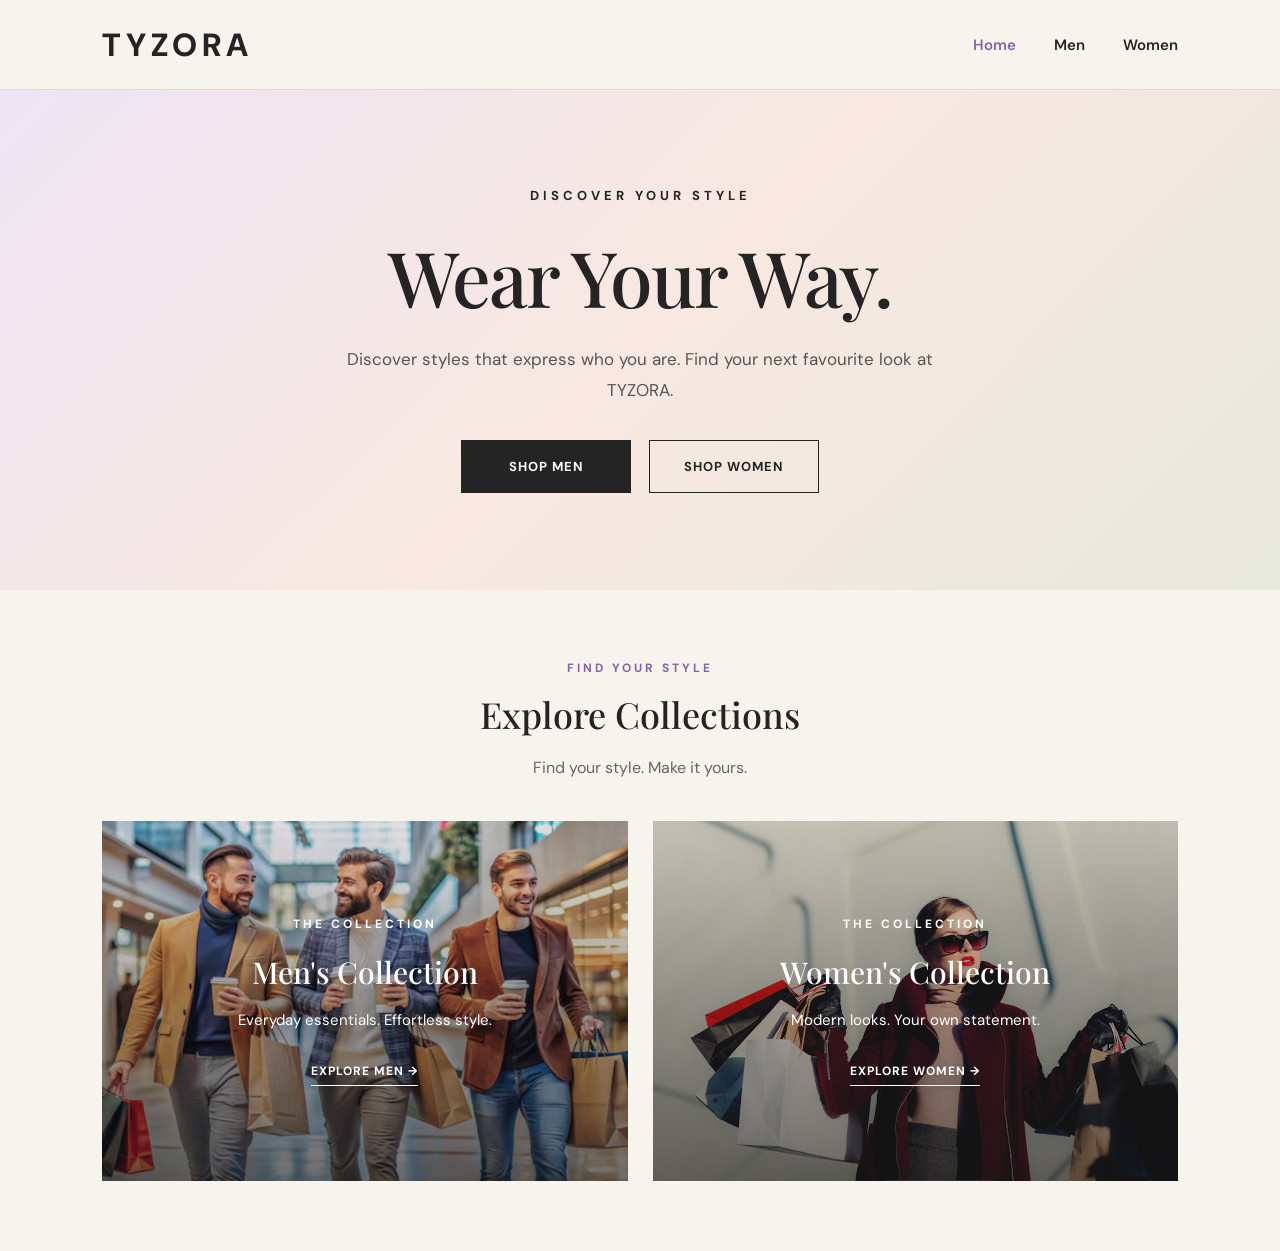
<file: index.html>
<!DOCTYPE html>
<html lang="en">

<head>
    <meta charset="UTF-8">
    <meta name="viewport" content="width=device-width, initial-scale=1.0">
    <title>TYZORA | Wear Your Way</title>
    <link rel="stylesheet" href="style.css">
</head>

<body>

    <header class="header">
        <a href="index.html" class="logo">TYZORA</a>

        <nav class="navigation">
            <a href="index.html" class="active">Home</a>
            <a href="men.html">Men</a>
            <a href="women.html">Women</a>
        </nav>
    </header>

    <main>

        <section class="hero">
            <div class="hero-content">
                <p class="subtitle">DISCOVER YOUR STYLE</p>

                <h1>Wear Your Way.</h1>

                <p class="hero-description">
                    Discover styles that express who you are.
                    Find your next favourite look at TYZORA.
                </p>

                <div class="hero-buttons">
                    <a href="men.html" class="button button-dark">SHOP MEN</a>
                    <a href="women.html" class="button button-light">SHOP WOMEN</a>
                </div>
            </div>
        </section>

        <section class="collections">

            <div class="section-heading">
                <p class="section-subtitle">FIND YOUR STYLE</p>
                <h2>Explore Collections</h2>
                <p class="section-description">Find your style. Make it yours.</p>
            </div>

            <div class="collection-container">

                <article class="collection-card men-card">
                    <div class="collection-image men-image"></div>

                    <div class="collection-content">
                        <p class="collection-label">THE COLLECTION</p>
                        <h3>Men's Collection</h3>
                        <p>Everyday essentials. Effortless style.</p>
                        <a href="men.html" class="collection-link">EXPLORE MEN &rarr;</a>
                    </div>
                </article>

                <article class="collection-card women-card">
                    <div class="collection-image women-image"></div>

                    <div class="collection-content">
                        <p class="collection-label">THE COLLECTION</p>
                        <h3>Women's Collection</h3>
                        <p>Modern looks. Your own statement.</p>
                        <a href="women.html" class="collection-link">EXPLORE WOMEN &rarr;</a>
                    </div>
                </article>

            </div>
        </section>

    </main>

</body>

</html>
</file>
<file: style.css>
@import url('https://fonts.googleapis.com/css2?family=DM+Sans:wght@400;500;600;700;800&family=Playfair+Display:wght@400;500;600;700&display=swap');

* {
    margin: 0;
    padding: 0;
    box-sizing: border-box;
}

html {
    scroll-behavior: smooth;
}

body {
    font-family: 'DM Sans', sans-serif;
    background-color: #f7f4ed;
    color: #242424;
}

a {
    color: inherit;
}

h1,
h2,
h3 {
    font-family: 'Playfair Display', serif;
    font-weight: 500;
}

.header {
    min-height: 90px;
    padding: 22px 8%;
    display: flex;
    justify-content: space-between;
    align-items: center;
    background-color: #f7f4ed;
    border-bottom: 1px solid #dedbd3;
}

.logo {
    text-decoration: none;
    font-family: 'DM Sans', sans-serif;
    font-size: 32px;
    font-weight: 800;
    letter-spacing: 5px;
}

.navigation {
    display: flex;
    align-items: center;
    gap: 38px;
}

.navigation a {
    text-decoration: none;
    font-size: 15px;
    font-weight: 600;
    transition: color 0.3s ease;
}

.navigation a:hover,
.navigation a.active {
    color: #8265a7;
}

.hero {
    min-height: 500px;
    padding: 85px 8%;
    display: flex;
    justify-content: center;
    align-items: center;
    text-align: center;
    background: linear-gradient(135deg, #eee5f4, #f8e8e1, #e7e9dc);
}

.hero-content {
    max-width: 800px;
}

.subtitle {
    margin-bottom: 28px;
    font-size: 13px;
    font-weight: 700;
    letter-spacing: 4px;
}

.hero h1 {
    margin-bottom: 24px;
    font-size: clamp(48px, 6vw, 80px);
    line-height: 1.15;
    letter-spacing: -2px;
}

.hero-description {
    max-width: 600px;
    margin: 0 auto 35px;
    color: #555555;
    font-size: 17px;
    line-height: 1.8;
}

.hero-buttons {
    display: flex;
    justify-content: center;
    align-items: center;
    gap: 18px;
    flex-wrap: wrap;
}

.button {
    min-width: 170px;
    padding: 17px 28px;
    display: inline-block;
    border: 1px solid #242424;
    text-decoration: none;
    text-align: center;
    font-size: 13px;
    font-weight: 700;
    letter-spacing: 1px;
    transition: all 0.3s ease;
}

.button-dark {
    background-color: #242424;
    color: #ffffff;
}

.button-dark:hover {
    background-color: #8265a7;
    border-color: #8265a7;
}

.button-light {
    background-color: transparent;
    color: #242424;
}

.button-light:hover {
    background-color: #ffffff;
}

.collections {
    padding: 70px 8%;
}

.section-heading {
    margin-bottom: 40px;
    text-align: center;
}

.section-subtitle {
    margin-bottom: 14px;
    color: #8265a7;
    font-size: 12px;
    font-weight: 700;
    letter-spacing: 3px;
}

.section-heading h2,
.products-heading h2 {
    margin-bottom: 16px;
    font-size: 36px;
}

.section-description {
    color: #666666;
    font-size: 16px;
    line-height: 1.7;
}

.collection-container {
    display: grid;
    grid-template-columns: repeat(2, minmax(0, 1fr));
    gap: 25px;
}

.collection-card {
    min-height: 360px;
    padding: 30px;
    position: relative;
    display: flex;
    justify-content: center;
    align-items: center;
    overflow: hidden;
    text-align: center;
    isolation: isolate;
    transition: transform 0.3s ease;
}

.collection-card:hover {
    transform: translateY(-5px);
}

.collection-image {
    position: absolute;
    inset: 0;
    z-index: -2;
    background-position: center;
    background-size: cover;
    transition: transform 0.6s ease;
}

.collection-card:hover .collection-image {
    transform: scale(1.06);
}

.men-image {
    background-image: url("image/men-fashion.jpg");
}

.women-image {
    background-image: url("image/women-fashion.jpg");
}

.collection-card::before {
    content: "";
    position: absolute;
    inset: 0;
    z-index: -1;
    background: linear-gradient(180deg, rgba(20, 20, 20, 0.12), rgba(20, 20, 20, 0.62));
}

.collection-content {
    max-width: 380px;
    color: #ffffff;
}

.collection-label {
    margin-bottom: 20px;
    font-size: 12px;
    font-weight: 700;
    letter-spacing: 3px;
}

.collection-card h3 {
    margin-bottom: 16px;
    font-size: 30px;
}

.collection-card p:not(.collection-label) {
    margin-bottom: 25px;
    color: #ffffff;
    font-size: 15px;
    line-height: 1.7;
}

.collection-link {
    display: inline-block;
    padding-bottom: 6px;
    border-bottom: 1px solid #ffffff;
    color: #ffffff;
    text-decoration: none;
    font-size: 12px;
    font-weight: 700;
    letter-spacing: 1px;
    transition: color 0.3s ease;
}

.collection-link:hover {
    color: #e4d4ff;
}

.shop-banner {
    min-height: 300px;
    padding: 70px 8%;
    display: flex;
    flex-direction: column;
    justify-content: center;
    align-items: center;
    text-align: center;
}

.men-banner {
    background: linear-gradient(135deg, #e4e7e5, #d5dcd8, #f0e9df);
}

.women-banner {
    background: linear-gradient(135deg, #eee2eb, #f5e5e0, #e8e1f0);
}

.shop-subtitle {
    margin-bottom: 18px;
    font-size: 12px;
    font-weight: 700;
    letter-spacing: 4px;
}

.shop-banner h1 {
    margin-bottom: 16px;
    font-size: clamp(38px, 5vw, 62px);
}

.shop-banner > p:last-child {
    color: #555555;
    font-size: 16px;
    line-height: 1.7;
}

.products-section {
    padding: 65px 8% 85px;
}

.products-heading {
    margin-bottom: 35px;
    display: flex;
    justify-content: space-between;
    align-items: end;
    gap: 20px;
}

.products-heading .section-subtitle {
    margin-bottom: 12px;
}

.products-heading h2 {
    margin-bottom: 0;
}

.product-count {
    padding-bottom: 5px;
    color: #777777;
    font-size: 13px;
}

.product-grid {
    display: grid;
    grid-template-columns: repeat(4, minmax(0, 1fr));
    gap: 24px;
}

.product-card {
    min-width: 0;
}

.product-image {
    width: 100%;
    aspect-ratio: 3 / 4;
    overflow: hidden;
    background-color: #e9e4dc;
}

.product-image img {
    width: 100%;
    height: 100%;
    display: block;
    object-fit: cover;
    transition: transform 0.5s ease;
}

.product-card:hover .product-image img {
    transform: scale(1.05);
}

.product-info {
    padding: 18px 2px;
}

.product-category {
    margin-bottom: 8px;
    color: #8265a7;
    font-size: 10px;
    font-weight: 700;
    letter-spacing: 2px;
}

.product-info h3 {
    margin-bottom: 10px;
    font-size: 19px;
    line-height: 1.4;
}

.product-price {
    margin-bottom: 16px;
    font-size: 15px;
    font-weight: 700;
}

.shop-button {
    width: 100%;
    padding: 12px 10px;
    border: 1px solid #242424;
    background-color: transparent;
    color: #242424;
    font-family: 'DM Sans', sans-serif;
    font-size: 11px;
    font-weight: 700;
    letter-spacing: 1.5px;
    cursor: pointer;
    transition: all 0.3s ease;
}

.shop-button:hover {
    background-color: #242424;
    color: #ffffff;
}

.footer {
    padding: 40px 8%;
    border-top: 1px solid #dedbd3;
    text-align: center;
}

.footer-logo {
    display: inline-block;
    margin-bottom: 12px;
    font-size: 25px;
    font-weight: 800;
    letter-spacing: 4px;
    text-decoration: none;
}

.footer > p {
    margin-bottom: 10px;
    color: #666666;
    font-size: 13px;
}

.footer .footer-copy {
    margin-top: 22px;
    margin-bottom: 0;
    font-size: 11px;
}

@media (max-width: 1000px) {
    .product-grid {
        grid-template-columns: repeat(2, minmax(0, 1fr));
        gap: 30px 22px;
    }
}

@media (max-width: 768px) {
    .header {
        padding: 22px 5%;
    }

    .logo {
        font-size: 27px;
        letter-spacing: 3px;
    }

    .navigation {
        gap: 20px;
    }

    .navigation a {
        font-size: 14px;
    }

    .hero {
        min-height: 450px;
        padding: 65px 5%;
    }

    .hero-description {
        font-size: 16px;
    }

    .collections {
        padding: 55px 5%;
    }

    .collection-container {
        gap: 18px;
    }

    .collection-card {
        min-height: 330px;
        padding: 25px 15px;
    }

    .collection-card h3 {
        font-size: 25px;
    }

    .collection-card p:not(.collection-label) {
        font-size: 14px;
    }

    .shop-banner {
        min-height: 260px;
        padding: 60px 5%;
    }

    .products-section {
        padding: 50px 5% 65px;
    }

    .products-heading h2 {
        font-size: 30px;
    }
}

@media (max-width: 520px) {
    .header {
        flex-direction: column;
        gap: 22px;
    }

    .navigation {
        justify-content: center;
        flex-wrap: wrap;
    }

    .hero {
        min-height: 420px;
    }

    .hero h1 {
        letter-spacing: -1px;
    }

    .hero-description {
        font-size: 15px;
    }

    .hero-buttons {
        flex-direction: column;
    }

    .button {
        width: 210px;
    }

    .section-heading h2 {
        font-size: 30px;
    }

    .collection-container {
        grid-template-columns: 1fr;
    }

    .collection-card {
        min-height: 320px;
    }

    .collection-card h3 {
        font-size: 27px;
    }

    .products-heading {
        flex-direction: column;
        align-items: flex-start;
    }

    .products-heading h2 {
        font-size: 28px;
    }

    .product-grid {
        gap: 28px 14px;
    }

    .product-info {
        padding-top: 14px;
    }

    .product-info h3 {
        font-size: 16px;
    }

    .product-category {
        font-size: 9px;
        letter-spacing: 1px;
    }

    .shop-button {
        padding: 11px 5px;
        font-size: 10px;
    }

    .footer {
        padding: 35px 5%;
    }
}
</file>
